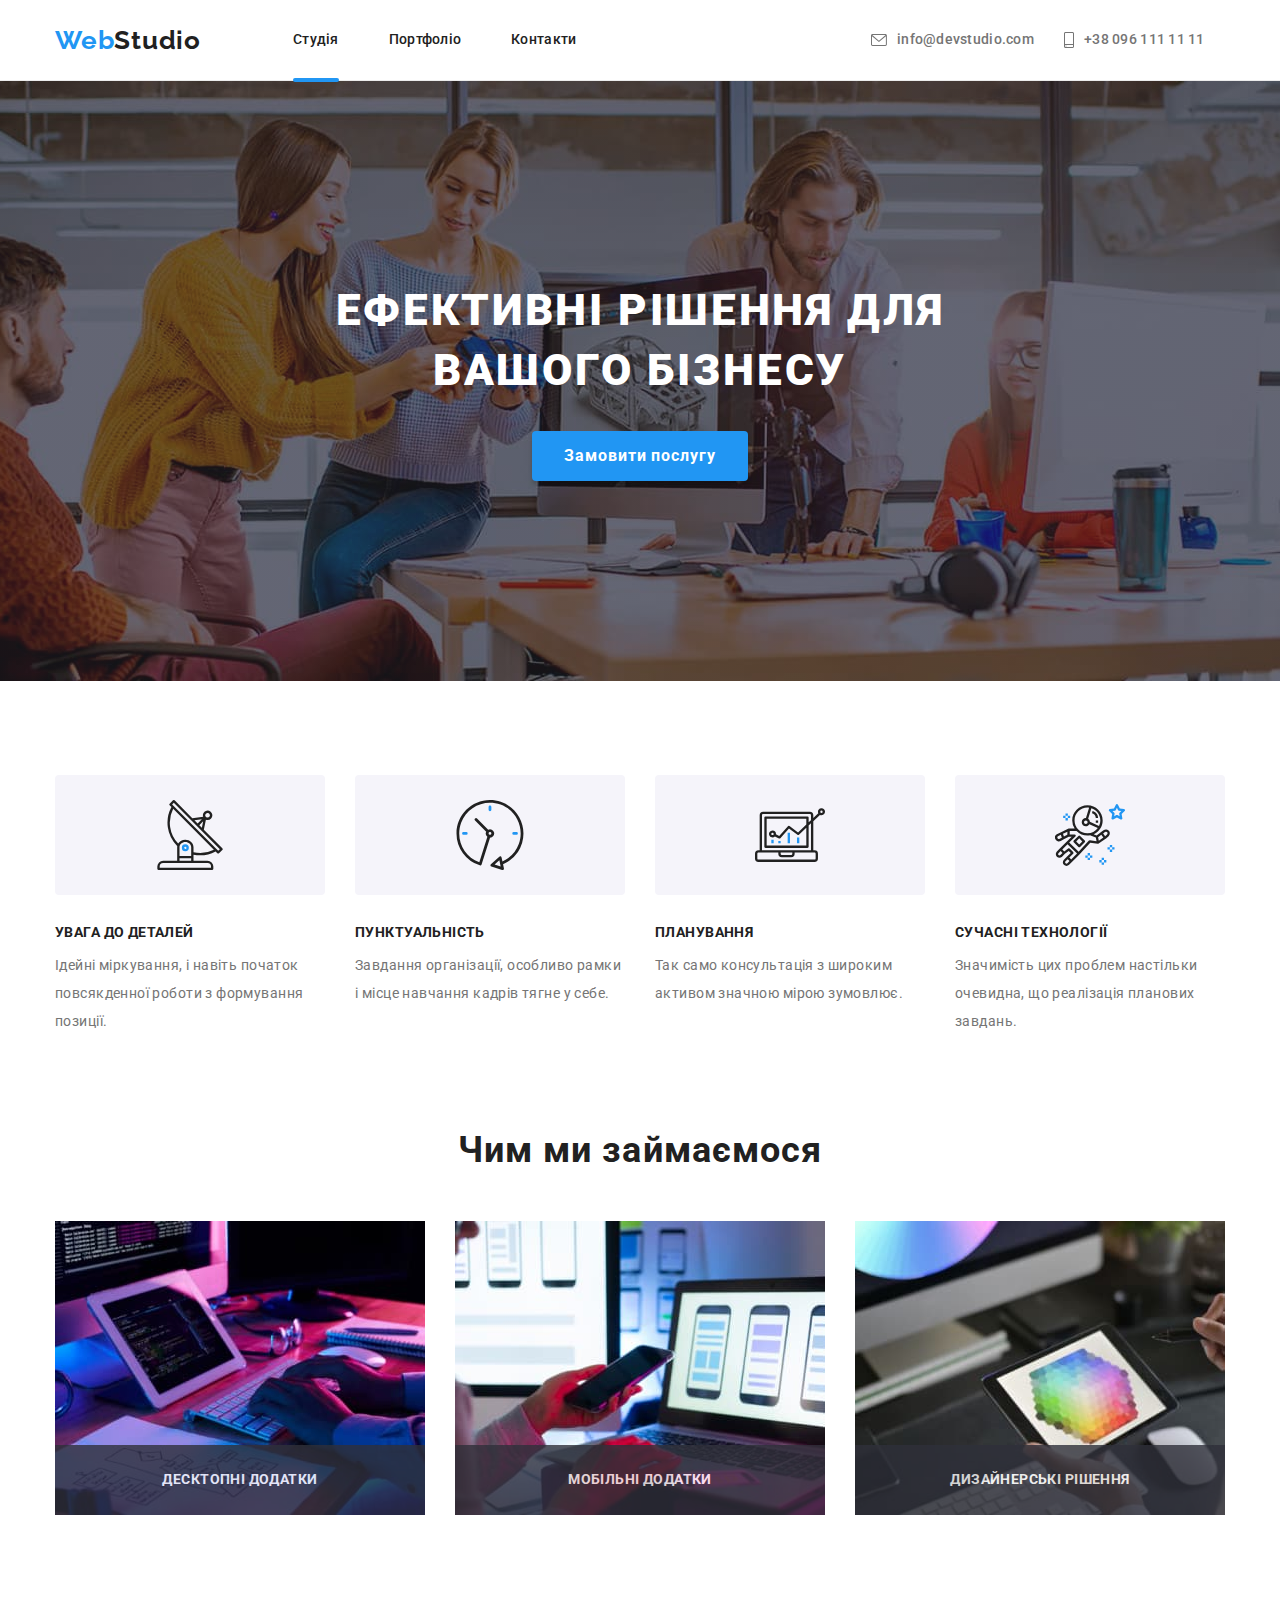
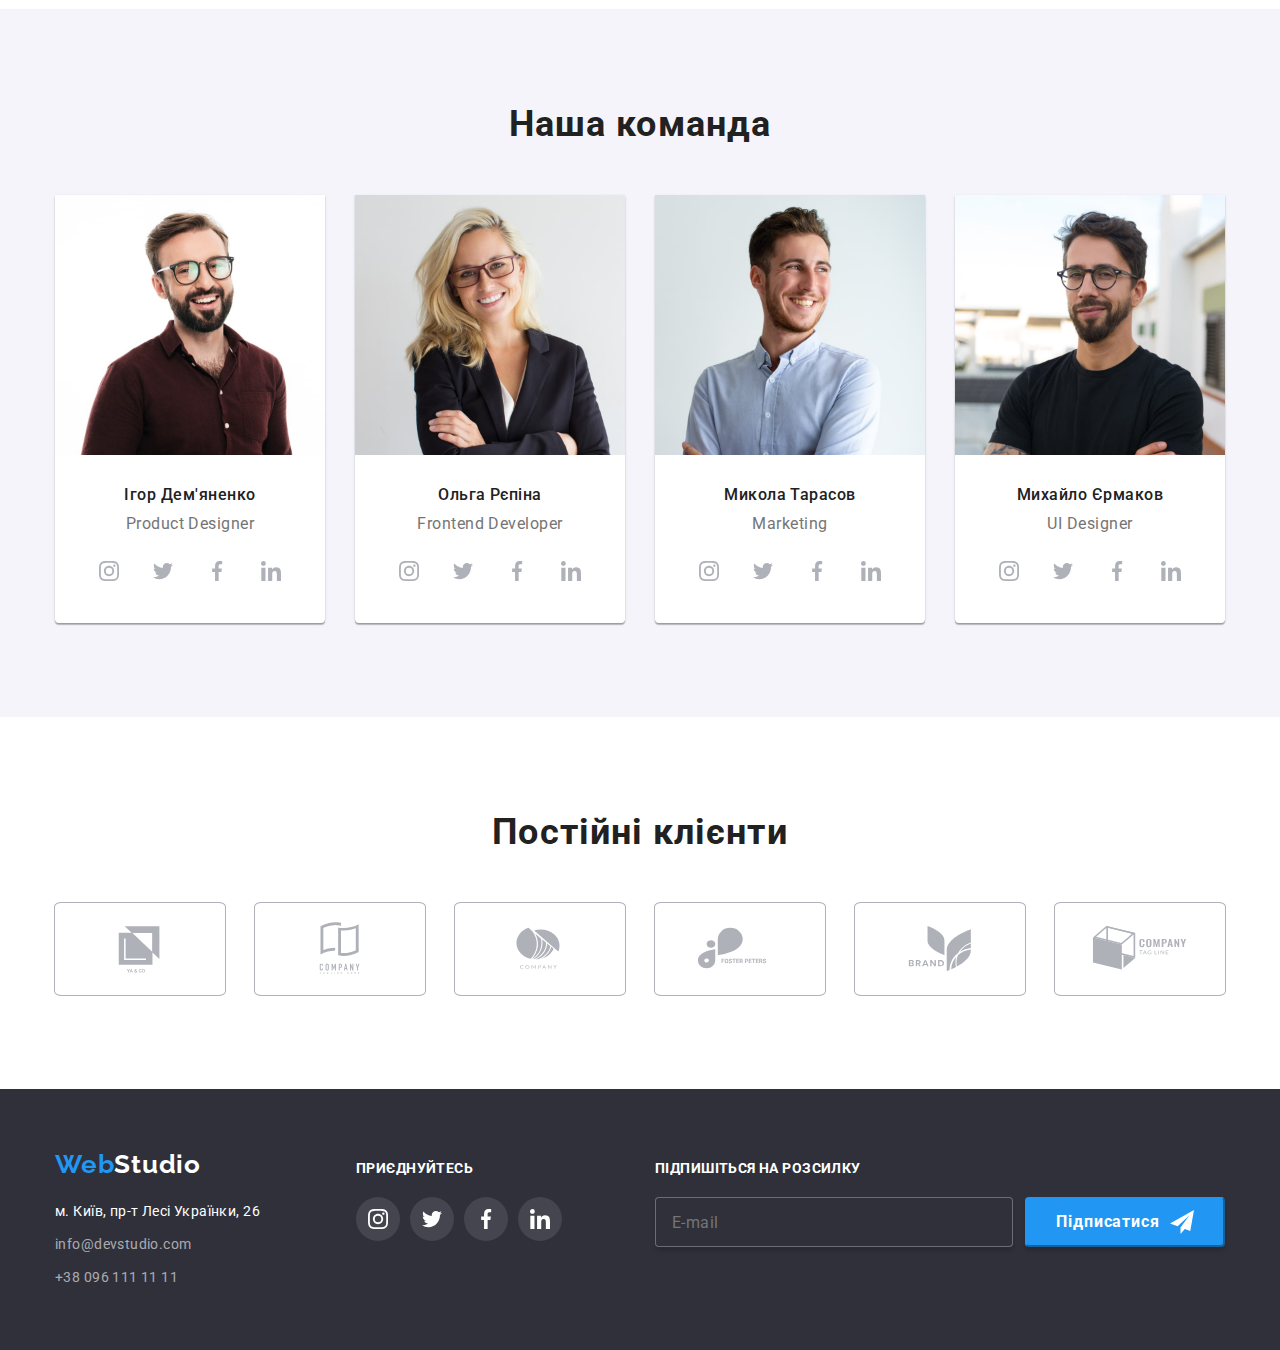
<file: index.html>
<!DOCTYPE html>
<html lang="uk">
  <head>
    <meta charset="UTF-8" />
    <link rel="preconnect" href="https://fonts.googleapis.com" />
    <link rel="preconnect" href="https://fonts.gstatic.com" crossorigin />
    <link
      href="https://fonts.googleapis.com/css2?family=Raleway:wght@700&family=Roboto:wght@400;500;700;900&display=swap"
      rel="stylesheet"
    />
    <meta name="viewport" content="width=device-width, initial-scale=1.0" />
    <title>WebStudio</title>
    <link rel="stylesheet" href="https://cdnjs.cloudflare.com/ajax/libs/modern-normalize/1.1.0/modern-normalize.min.css" integrity="sha512-wpPYUAdjBVSE4KJnH1VR1HeZfpl1ub8YT/NKx4PuQ5NmX2tKuGu6U/JRp5y+Y8XG2tV+wKQpNHVUX03MfMFn9Q==" crossorigin="anonymous" referrerpolicy="no-referrer" />
    <link
      rel="stylesheet"
      href="https://cdnjs.cloudflare.com/ajax/libs/modern-normalize/1.1.0/modern-normalize.min.css"
    />
    <link rel="stylesheet" href="./css/main.min.css"/>
  </head>

  <body>
    <!--Header-->
    <header class="page-header">
      <div class="container">
        <nav class="main-nav">
          <a href="" class="page-header__logo logo">Web<span class="logo__text">Studio</span></a>
          <ul class="site-nav">
            <li class="site-nav__item"><a href="./index.html" class="site-nav__link site-nav__link--current">Студія</a></li>
            <li class="site-nav__item">
              <a href="./portfolio.html" class="site-nav__link">Портфоліо</a>
            </li>
            <li class="site-nav__item"><a href="./" class="site-nav__link">Контакти</a></li>
          </ul>
          <ul class="site-auth">
            <li class="site-auth__item">
              <a href="mailto:info@devstudio.com" class="site-auth__link"
                ><svg class="site-auth__icon" width="16" height="12">
                  <use href="./images/icons.svg#icon-envelope"></use></svg
                >info@devstudio.com</a
              >
            </li>
            <li class="site-auth__item">
              <a href="tel:+380961111111" class="site-auth__link"
                ><svg class="site-auth__icon" width="10" height="16">
                  <use href="./images/icons.svg#icon-phone"></use></svg
                >+38 096 111 11 11</a
              >
            </li>
          </ul>
        </nav>
      </div>
    </header>
    <!--Main-->
    <main>
      <section class="section-hero">
        <div class="container-hero">
          <h1 class="section-hero__title">Ефективні рішення для вашого бізнесу</h1>
          <button type="button" class="hero-button main-button" data-modal-open>Замовити послугу</button>
      </section>
      <!--Особливості-->
      <section class="section-features">
        <div class="container">
          <h2 class="visually-hidden">Наші переваги</h2>
          <ul class="features">
            <li class="features__list">
              <div class="features__item">
                <svg class="features__icon" width="70" height="70">
                  <use href="./images/icons.svg#icon-antenna"></use>
                </svg>
              </div>
              <h3 class="features__subtitle">УВАГА ДО ДЕТАЛЕЙ</h3>
              <p class="features__text">
                Ідейні міркування, і навіть початок повсякденної роботи з формування позиції.
              </p>
            </li>
            <li class="features__list">
              <div class="features__item">
                <svg class="features__icon" width="70" height="70">
                  <use href="./images/icons.svg#icon-clock"></use>
                </svg>
              </div>
              <h3 class="features__subtitle">ПУНКТУАЛЬНІСТЬ</h3>
              <p class="features__text">
                Завдання організації, особливо рамки і місце навчання кадрів тягне у себе.
              </p>
            </li>
            <li class="features__list">
              <div class="features__item">
                <svg class="features__icon" width="70" height="70">
                  <use href="./images/icons.svg#icon-diagram"></use>
                </svg>
              </div>
              <h3 class="features__subtitle">ПЛАНУВАННЯ</h3>
              <p class="features__text">Так само консультація з широким активом значною мірою зумовлює.</p>
            </li>
            <li class="features__list">
              <div class="features__item">
                <svg class="features__icon" width="70" height="70">
                  <use href="./images/icons.svg#icon-astronaut"></use>
                </svg>
              </div>
              <h3 class="features__subtitle">СУЧАСНІ ТЕХНОЛОГІЇ</h3>
              <p class="features__text">
                Значимість цих проблем настільки очевидна, що реалізація планових завдань.
              </p>
            </li>
          </ul>
        </div>
      </section>
      <!--Чим ми займаємось-->
      <section class="section-activities">
        <div class="container">
          <h2 class="activities__title">Чим ми займаємося</h2>
          <ul class="activities">
            <li class="activities__item">
              <div class="activities__thumb">
                <h3 class="activities__subtitle">Десктопні додатки</h3>
              </div>
              <img src="./images/box1.jpg" alt="фото 1 робота в студії" width="370" class="activities__photo" />
            </li>
            <li class="activities__item">
              <div class="activities__thumb"><h3 class="activities__subtitle">Мобільні додатки</h3></div>
              <img src="./images/box2.jpg" alt="фото 2 робота в студії" width="370" class="activities__photo" />
            </li>
            <li class="activities__item">
              <div class="activities__thumb"><h3 class="activities__subtitle">Дизайнерські рішення</h3></div>
              <img src="./images/box3.jpg" alt="фото 3 робота в студії" width="370" class="activities__photo" />
            </li>
          </ul>
        </div>
      </section>
      <!--Наша команда-->
      <section class="section-staff">
        <div class="container">
          <h2 class="staff__title">Наша команда</h2>
          <ul class="staff__list">
            <li class="card-staff">
              <img src="./images/person1.jpg" alt="фото співробітника" width="270" class="card-staff__photo" />
              <div class="card-staff__text">
                <h3 class="card-staff__name">Ігор Дем'яненко</h3>
                <p class="card-staff__position">Product Designer</p>
                <ul class="card-net">
                  <li class="card-net__item">
                    <a href="" class="card-net__link">
                      <svg class="card-net__icon" width="20" height="20">
                        <use href="./images/icons.svg#icon-instagram"></use>
                      </svg>
                    </a>
                  </li>
                  <li class="card-net__item">
                    <a href="" class="card-net__link">
                      <svg class="card-net__icon" width="20" height="20">
                        <use href="./images/icons.svg#icon-twitter"></use>
                      </svg>
                    </a>
                  </li>
                  <li class="card-net__item">
                    <a href="" class="card-net__link">
                      <svg class="card-net__icon" width="20" height="20">
                        <use href="./images/icons.svg#icon-facebook"></use>
                      </svg>
                    </a>
                  </li>
                  <li class="card-net__item">
                    <a href="" class="card-net__link">
                      <svg class="card-net__icon" width="20" height="20">
                        <use href="./images/icons.svg#icon-linkedin"></use>
                      </svg>
                    </a>
                  </li>
                </ul>
              </div>
            </li>
            <li class="card-staff">
              <img src="./images/person2.jpg" alt="фото співробітника" width="270" class="card-staff__photo" />
              <div class="card-staff__text">
                <h3 class="card-staff__name">Ольга Рєпіна</h3>
                <p class="card-staff__position">Frontend Developer</p>
                <ul class="card-net">
                  <li class="card-net__item">
                    <a href="" class="card-net__link">
                      <svg class="card-net__icon" width="20" height="20">
                        <use href="./images/icons.svg#icon-instagram"></use>
                      </svg>
                    </a>
                  </li>
                  <li class="card-net__item">
                    <a href="" class="card-net__link">
                      <svg class="card-net__icon" width="20" height="20">
                        <use href="./images/icons.svg#icon-twitter"></use>
                      </svg>
                    </a>
                  </li>
                  <li class="card-net__item">
                    <a href="" class="card-net__link">
                      <svg class="card-net__icon" width="20" height="20">
                        <use href="./images/icons.svg#icon-facebook"></use>
                      </svg>
                    </a>
                  </li>
                  <li class="card-net__item">
                    <a href="" class="card-net__link">
                      <svg class="card-net__icon" width="20" height="20">
                        <use href="./images/icons.svg#icon-linkedin"></use>
                      </svg>
                    </a>
                  </li>
                </ul>
              </div>
            </li>
            <li class="card-staff">
              <img src="./images/person3.jpg" alt="фото співробітника" width="270" class="card-staff__photo" />
              <div class="card-staff__text">
                <h3 class="card-staff__name">Микола Тарасов</h3>
                <p class="card-staff__position">Marketing</p>
                <ul class="card-net">
                  <li class="card-net__item">
                    <a href="" class="card-net__link">
                      <svg class="card-net__icon" width="20" height="20">
                        <use href="./images/icons.svg#icon-instagram"></use>
                      </svg>
                    </a>
                  </li>
                  <li class="card-net__item">
                    <a href="" class="card-net__link">
                      <svg class="card-net__icon" width="20" height="20">
                        <use href="./images/icons.svg#icon-twitter"></use>
                      </svg>
                    </a>
                  </li>
                  <li class="card-net__item">
                    <a href="" class="card-net__link">
                      <svg class="card-net__icon" width="20" height="20">
                        <use href="./images/icons.svg#icon-facebook"></use>
                      </svg>
                    </a>
                  </li>
                  <li class="card-net__item">
                    <a href="" class="card-net__link">
                      <svg class="card-net__icon" width="20" height="20">
                        <use href="./images/icons.svg#icon-linkedin"></use>
                      </svg>
                    </a>
                  </li>
                </ul>
              </div>
            </li>
            <li class="card-staff">
              <img src="./images/person4.jpg" alt="фото співробітника" width="270" class="card-staff__photo" />
              <div class="card-staff__text">
                <h3 class="card-staff__name">Михайло Єрмаков</h3>
                <p class="card-staff__position">UI Designer</p>
                <ul class="card-net">
                  <li class="card-net__item">
                    <a href="" class="card-net__link">
                      <svg class="card-net__icon" width="20" height="20">
                        <use href="./images/icons.svg#icon-instagram"></use>
                      </svg>
                    </a>
                  </li>
                  <li class="card-net__item">
                    <a href="" class="card-net__link">
                      <svg class="card-net__icon" width="20" height="20">
                        <use href="./images/icons.svg#icon-twitter"></use>
                      </svg>
                    </a>
                  </li>
                  <li class="card-net__item">
                    <a href="" class="card-net__link">
                      <svg class="card-net__icon" width="20" height="20">
                        <use href="./images/icons.svg#icon-facebook"></use>
                      </svg>
                    </a>
                  </li>
                  <li class="card-net__item">
                    <a href="" class="card-net__link">
                      <svg class="card-net__icon" width="20" height="20">
                        <use href="./images/icons.svg#icon-linkedin"></use>
                      </svg>
                    </a>
                  </li>
                </ul>
              </div>
            </li>
          </ul>
        </div>
      </section>
      <section class="section-clients">
        <div class="container">
          <h2 class="clients__title">Постійні клієнти</h2>
          <div class="clients">
            <ul class="clients__list">
              <li class="clients__item"><a href="" class="clients__link">
              <svg class="clients__icon" width="106" height="60">
                <use href="./images/icons.svg#icon-company1"></use>
              </svg>
              </a>
              </li>
            <li class="clients__item"><a href="" class="clients__link">
              <svg class="clients__icon" width="106" height="60">
                <use href="./images/icons.svg#icon-company2"></use>
              </svg>
              </a>
              </li>
            <li class="clients__item"><a href="" class="clients__link">
              <svg class="clients__icon" width="106" height="60">
                <use href="./images/icons.svg#icon-company3"></use>
              </svg>
              </a>
              </li>
            <li class="clients__item"><a href="" class="clients__link">
              <svg class="clients__icon" width="106" height="60">
                <use href="./images/icons.svg#icon-company4"></use>
              </svg>
              </a>
              </li>
            <li class="clients__item"><a href="" class="clients__link">
              <svg class="clients__icon" width="106" height="60">
                <use href="./images/icons.svg#icon-company5"></use>
              </svg>
              </a>
              </li>
              <li class="clients__item"><a href="" class="clients__link">
              <svg class="clients__icon" width="106" height="60">
                <use href="./images/icons.svg#icon-company6"></use>
              </svg>
              </a>
              </li>
          </div>
        </div>
      </section>
    </main>
    <!-- Footer -->
    <footer class="footer">
      <div class="container-footer"> 
        <div class="footer__list">
          <div class="footer__links">
            <a href="./" class="footer__logo logo">Web<span class="logo__text--inverse">Studio</span></a>
            <address class="contact">
              <ul class="contact__list">
                <li class="contact__item">
                  <a
                    href="https://www.google.com/maps/d/u/0/viewer?mid=10uSM3H-mIU3GznYo2szRIEphczw&hl=en_US&ll=50.42732700000001%2C30.538092&z=17"
                    class="contact__link contact__link--white"
                    >м. Київ, пр-т Лесі Українки, 26</a
                  >
                </li>
                <li class="contact__item">
                  <a href="mailto:info@devstudio.com" class="contact__link">info@devstudio.com</a>
                </li>
                <li class="contact__item">
                  <a href="tel:+380961111111" class="contact__link">+38 096 111 11 11</a>
                </li>
              </ul>
            </address>
          </div>
          <div class="join-links">
            <h3 class="join-links__subtitle">ПРИЄДНУЙТЕСЬ</h3>
            <ul class="social-net">
              <li class="social-net__item">
                <a href="" class="social-net__link">
                  <svg class="social-net__icon" width="20" height="20">
                    <use href="./images/icons.svg#icon-instagram"></use>
                  </svg>
                </a>
              </li>
              <li class="social-net__item">
                <a href="" class="social-net__link">
                  <svg class="social-net__icon" width="20" height="20">
                    <use href="./images/icons.svg#icon-twitter"></use>
                  </svg>
                </a>
              </li>
              <li class="social-net__item">
                <a href="" class="social-net__link">
                  <svg class="social-net__icon" width="20" height="20">
                    <use href="./images/icons.svg#icon-facebook"></use>
                  </svg>
                </a>
              </li>
              <li class="social-net__item">
                <a href="" class="social-net__link">
                  <svg class="social-net__icon" width="20" height="20">
                    <use href="./images/icons.svg#icon-linkedin"></use>
                  </svg>
                </a>
              </li>
            </ul>
          </div>
          <div class="signup">
            <h2 class="signup__title">Підпишіться на розсилку</h2>
            <form class="signup__form" name="signup-form">
              <label class="signup__label" for="person-email"></label>
          <input class="email__input" id="person-email" type="email" placeholder="E-mail" required/>
              <button class="signup__button" type="submit">
                Підписатися<svg class="send__icon" width="24" height="24">
                  <use href="./images/icons.svg#icon-icon-send"></use>
                </svg>
              </button>
            </form> 
          </div>
        </div>
      </div>
    </footer>

    <!-- Backdrop -->
    <div class="backdrop is-hidden" data-modal>
        <div class="modal">
          <button type="button" class="button-close" data-modal-close>
              <svg class="x-icon" width="18" height="18">
                <use href="./images/icons.svg#icon-close-button"></use>
              </svg>
          </button>

          <!-- Form -->

          <h2 class="order-form__title">Залиште свої дані, ми вам передзвонимо</h2>
          <form name="order-form">
            <label class="order-form__label" for="person-name">Ім'я</label>
            <div class="order-form__inputs">
              <input class="order-form__input" id="person-name" type="text" name="name" required pattern="^[Є-ЯҐа-їґ]+\s[Є-ЯҐа-їґ]+$"/>
              <svg class="order-form__icon" width="18" height="18">
                  <use href="./images/icons.svg#icon-person-icon"></use>
                </svg>
            </div>
            <label class="order-form__label" for="person-phone">Телефон</label>
            <div class="order-form__inputs">
              <input class="order-form__input" id="person-phone" type="tel" name="phone" required pattern="^\+[0-9]{12}"/>
              <svg class="order-form__icon" width="18" height="18">
                  <use href="./images/icons.svg#icon-phone-black"></use>
                </svg>
            </div>
            <label class="order-form__label" for="person-ml">Пошта</label>
            <div class="order-form__inputs">
              <input class="order-form__input" id="person-ml" type="email" name="email" required/>
              <svg class="order-form__icon" width="18" height="18">
                  <use href="./images/icons.svg#icon-email-black"></use>
                </svg>
            </div>
            <label class="order-form__label" for="form-textarea">Коментар</label>
              <textarea class="order-form__textarea" id="form-textarea"
              name="person-comment" placeholder="Введіть текст">
            </textarea>

            <div class="checkbox"> 
              <label class="checkbox__label" for="terms-checkbox">
                <input class="checkbox__input" id="terms-checkbox" type="checkbox" name="terms-checkbox" value="" required/> 
                  <svg class=" checkbox__icon checkbox__icon--checked" width="16" height="15"><use href="./images/icons.svg#icon-icon-check"></use>
                    </svg>Погоджуюся з розсилкою та приймаю<a class="checkbox__text" href="./" > Умови договору</a>
              </label>
                </div> 
            <button class="order-form__button" type="submit">Відправити</button>
          </form>
          
        </div>
    </div>
  <script src="./js/modal.js"></script>
</body>
</html>
</file>
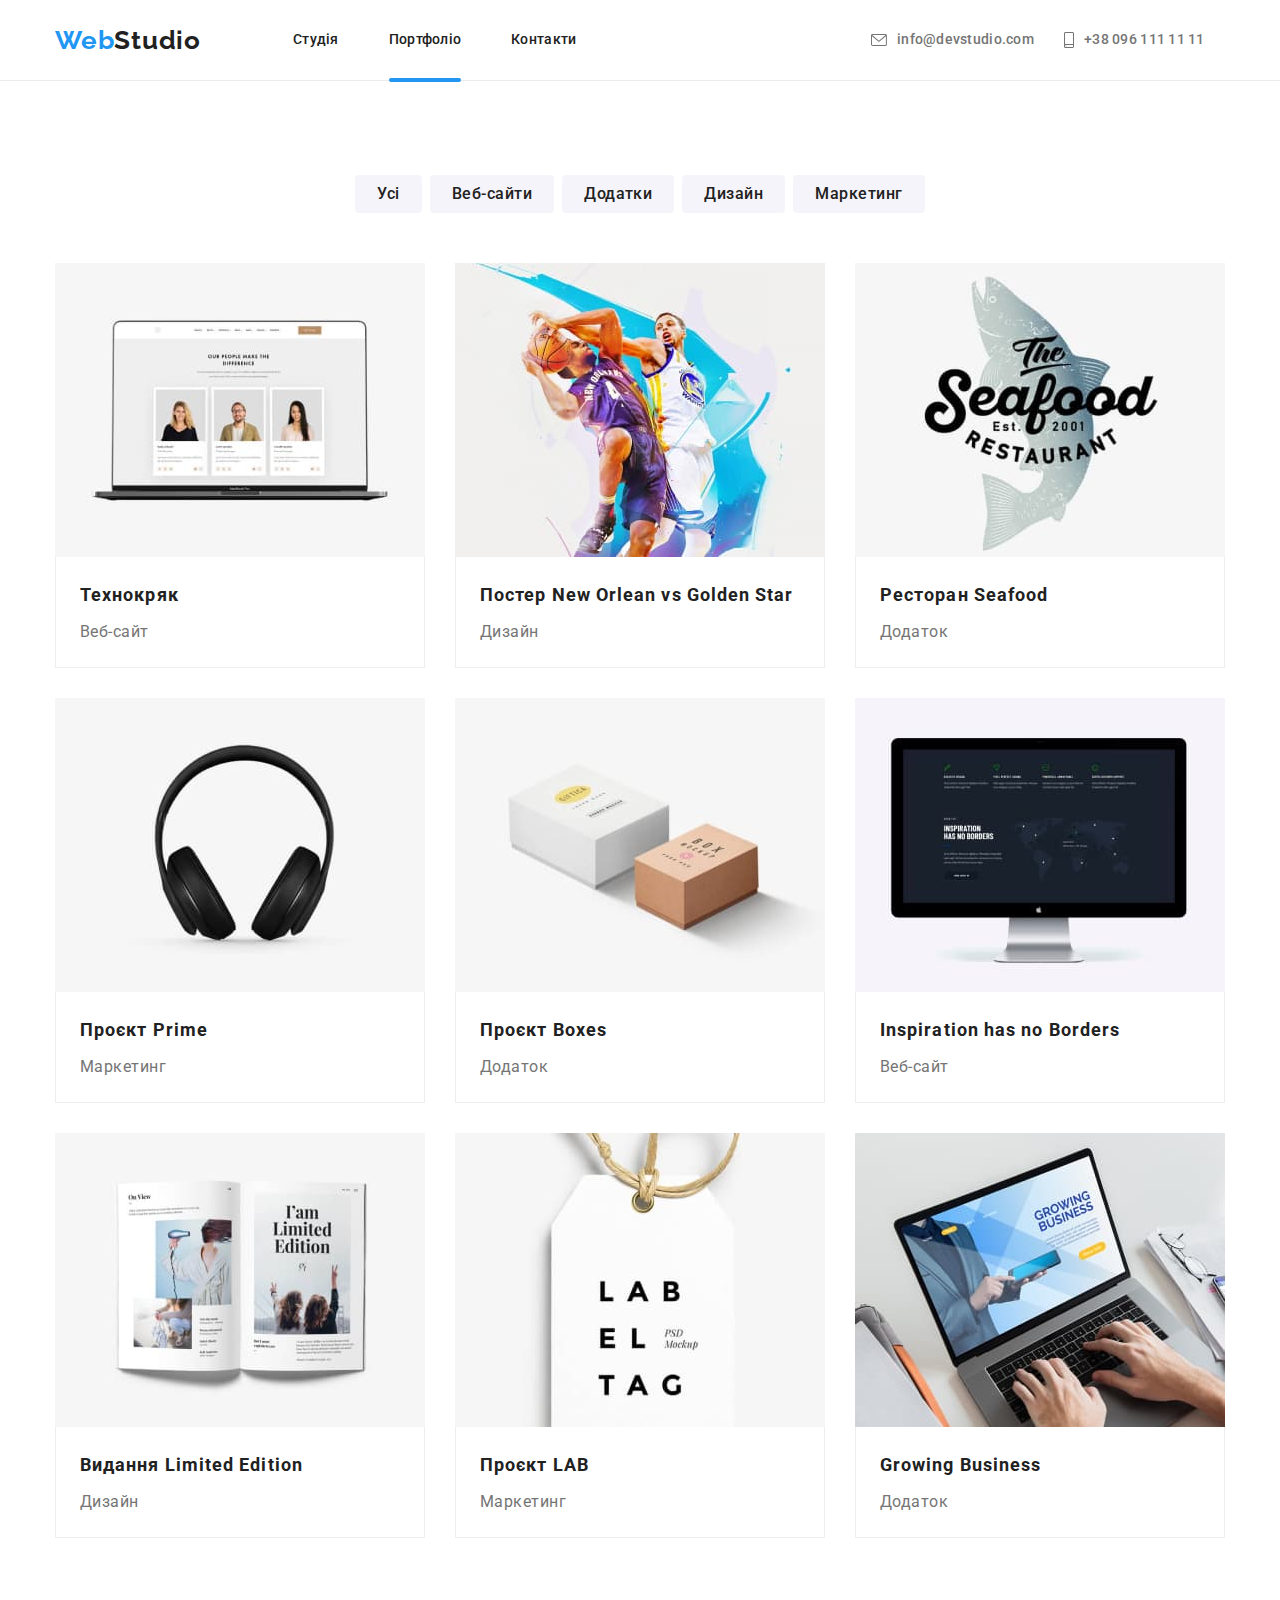
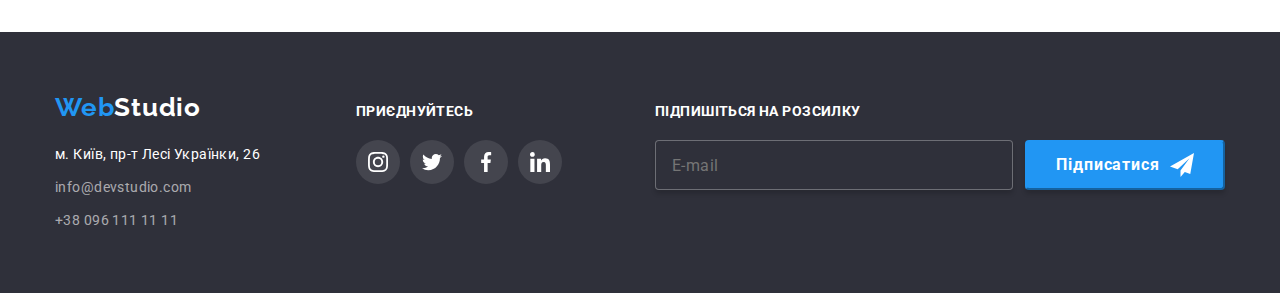
<file: portfolio.html>
<!DOCTYPE html>
<html lang="uk">
  <head>
    <meta charset="UTF-8" />
    <link rel="preconnect" href="https://fonts.googleapis.com" />
    <link rel="preconnect" href="https://fonts.gstatic.com" crossorigin />
    <link
      href="https://fonts.googleapis.com/css2?family=Raleway:wght@700&family=Roboto:wght@400;500;700;900&display=swap"
      rel="stylesheet"
    />
    <meta name="viewport" content="width=device-width, initial-scale=1.0" />
    <title>WebStudio</title>
    <link
      rel="stylesheet"
      href="https://cdnjs.cloudflare.com/ajax/libs/modern-normalize/1.1.0/modern-normalize.min.css"
      integrity="sha512-wpPYUAdjBVSE4KJnH1VR1HeZfpl1ub8YT/NKx4PuQ5NmX2tKuGu6U/JRp5y+Y8XG2tV+wKQpNHVUX03MfMFn9Q=="
      crossorigin="anonymous"
      referrerpolicy="no-referrer"
    />
    <link
      rel="stylesheet"
      href="https://cdnjs.cloudflare.com/ajax/libs/modern-normalize/1.1.0/modern-normalize.min.css"
    />
    <link rel="stylesheet" href="./css/main.min.css" />
  </head>
  <body class="portfolio-body">
    <header class="page-header">
      <div class="container">
        <nav class="main-nav">
          <a href="" class="page-header__logo logo">Web<span class="logo__text">Studio</span></a>
          <ul class="site-nav">
            <li class="site-nav__item">
              <a href="./index.html" class="site-nav__link">Студія</a>
            </li>
            <li class="site-nav__item">
              <a href="./portfolio.html" class="site-nav__link site-nav__link--current"
                >Портфоліо</a
              >
            </li>
            <li class="site-nav__item"><a href="./" class="site-nav__link">Контакти</a></li>
          </ul>
          <ul class="site-auth">
            <li class="site-auth__item">
              <a href="mailto:info@devstudio.com" class="site-auth__link"
                ><svg class="site-auth__icon" width="16" height="12">
                  <use href="./images/icons.svg#icon-envelope"></use></svg
                >info@devstudio.com</a
              >
            </li>
            <li class="site-auth__item">
              <a href="tel:+380961111111" class="site-auth__link"
                ><svg class="site-auth__icon" width="10" height="16">
                  <use href="./images/icons.svg#icon-phone"></use></svg
                >+38 096 111 11 11</a
              >
            </li>
          </ul>
        </nav>
      </div>
    </header>
    <main>
      <section class="section-portfolio">
        <div class="container">
          <!--Фільтр з 5 кнопок-->
          <ul class="filters">
            <li class="filters__item">
              <button type="button" class="button__filter">Усі</button>
            </li>
            <li class="filters__item">
              <button type="button" class="button__filter">Веб-сайти</button>
            </li>
            <li class="filters__item">
              <button type="button" class="button__filter">Додатки</button>
            </li>
            <li class="filters__item">
              <button type="button" class="button__filter">Дизайн</button>
            </li>
            <li class="filters__item">
              <button type="button" class="button__filter">Маркетинг</button>
            </li>
          </ul>
          <!--Приклади робіт-->

          <div class="card example-card">
            <ul class="card__list">
              <li class="card__item">
                <a href="" class="card__link">
                  <div class="card__image">
                    <img
                      src="./images/img1.jpg"
                      alt="екран комп'ютера з трьома представниками компанії та основними відомостями про них"
                      width="370"
                      class="photo"
                    />
                    <div class="card__overlay">
                      <p class="card__text">
                        Ресурс пропонує комплексні пропозиції з різним рівнем функціоналу та
                        сервісів. Все це дозволить відвідувачу отримати вичерпні відомості про
                        компанію чи приватну особу.
                      </p>
                    </div>
                  </div>
                  <div class="card__sign">
                    <h2 class="card__name">Технокряк</h2>
                    <p class="card__product">Веб-сайт</p>
                  </div>
                </a>
              </li>
              <li class="card__item">
                <a href="" class="card__link">
                  <div class="card__image">
                    <img
                      src="./images/img2.jpg"
                      alt="зображення двох баскетболістів у стрибку в боротьбі за м'яч"
                      width="370"
                      class="photo"
                    />
                    <div class="card__overlay">
                      <p class="card__text">
                        Ресурс пропонує комплексні пропозиції з різним рівнем функціоналу та
                        сервісів. Все це дозволить відвідувачу отримати вичерпні відомості про
                        компанію чи приватну особу.
                      </p>
                    </div>
                  </div>
                  <div class="card__sign">
                    <h2 class="card__name">Постер New Orlean vs Golden Star</h2>
                    <p class="card__product">Дизайн</p>
                  </div>
                </a>
              </li>
              <li class="card__item">
                <a href="" class="card__link">
                  <div class="card__image">
                    <img
                      src="./images/img3.jpg"
                      alt="сіра риба як логотип ресторану з назвою ресторану на ній"
                      width="370"
                      class="photo"
                    />
                    <div class="card__overlay">
                      <p class="card__text">
                        Ресурс пропонує комплексні пропозиції з різним рівнем функціоналу та
                        сервісів. Все це дозволить відвідувачу отримати вичерпні відомості про
                        компанію чи приватну особу.
                      </p>
                    </div>
                  </div>
                  <div class="card__sign">
                    <h2 class="card__name">Ресторан Seafood</h2>
                    <p class="card__product">Додаток</p>
                  </div>
                </a>
              </li>
              <li class="card__item">
                <a href="" class="card__link">
                  <div class="card__image">
                    <img
                      src="./images/img4.jpg"
                      alt="великі навушники чорного кольору"
                      width="370"
                      class="photo"
                    />
                    <div class="card__overlay">
                      <p class="card__text">
                        Ресурс пропонує комплексні пропозиції з різним рівнем функціоналу та
                        сервісів. Все це дозволить відвідувачу отримати вичерпні відомості про
                        компанію чи приватну особу.
                      </p>
                    </div>
                  </div>
                  <div class="card__sign">
                    <h2 class="card__name">Проєкт Prime</h2>
                    <p class="card__product">Маркетинг</p>
                  </div>
                </a>
              </li>
              <li class="card__item">
                <a href="" class="card__link">
                  <div class="card__image">
                    <img
                      src="./images/img5.jpg"
                      alt="біла і коричнева коробки лежать поруч"
                      width="370"
                      class="photo"
                    />
                    <div class="card__overlay">
                      <p class="card__text">
                        Ресурс пропонує комплексні пропозиції з різним рівнем функціоналу та
                        сервісів. Все це дозволить відвідувачу отримати вичерпні відомості про
                        компанію чи приватну особу.
                      </p>
                    </div>
                  </div>
                  <div class="card__sign">
                    <h2 class="card__name">Проєкт Boxes</h2>
                    <p class="card__product">Додаток</p>
                  </div>
                </a>
              </li>
              <li class="card__item">
                <a href="" class="card__link">
                  <div class="card__image">
                    <img
                      src="./images/img6.jpg"
                      alt="комп'ютер з сторінкою сайту на екрані"
                      width="370"
                      class="photo"
                    />
                    <div class="card__overlay">
                      <p class="card__text">
                        Ресурс пропонує комплексні пропозиції з різним рівнем функціоналу та
                        сервісів. Все це дозволить відвідувачу отримати вичерпні відомості про
                        компанію чи приватну особу.
                      </p>
                    </div>
                  </div>
                  <div class="card__sign">
                    <h2 class="card__name">Inspiration has no Borders</h2>
                    <p class="card__product">Веб-сайт</p>
                  </div>
                </a>
              </li>
              <li class="card__item">
                <a href="" class="card__link">
                  <div class="card__image">
                    <img
                      src="./images/img7.jpg"
                      alt="розворот журналу з зображеннями-прикладами дизайну"
                      width="370"
                      class="photo"
                    />
                    <div class="card__overlay">
                      <p class="card__text">
                        Ресурс пропонує комплексні пропозиції з різним рівнем функціоналу та
                        сервісів. Все це дозволить відвідувачу отримати вичерпні відомості про
                        компанію чи приватну особу.
                      </p>
                    </div>
                  </div>
                  <div class="card__sign">
                    <h2 class="card__name">Видання Limited Edition</h2>
                    <p class="card__product">Дизайн</p>
                  </div>
                </a>
              </li>
              <li class="card__item">
                <a href="" class="card__link">
                  <div class="card__image">
                    <img
                      src="./images/img8.jpg"
                      alt="ярлик з логотипом компанії"
                      width="370"
                      class="photo"
                    />
                    <div class="card__overlay">
                      <p class="card__text">
                        Ресурс пропонує комплексні пропозиції з різним рівнем функціоналу та
                        сервісів. Все це дозволить відвідувачу отримати вичерпні відомості про
                        компанію чи приватну особу.
                      </p>
                    </div>
                  </div>
                  <div class="card__sign">
                    <h2 class="card__name">Проєкт LAB</h2>
                    <p class="card__product">Маркетинг</p>
                  </div>
                </a>
              </li>
              <li class="card__item">
                <a href="" class="card__link">
                  <div class="card__image">
                    <img
                      src="./images/img9.jpg"
                      alt="руки на клавіатурі і сторінка з сійту компанії на екрані"
                      width="370"
                      class="photo"
                    />
                    <div class="card__overlay">
                      <p class="card__text">
                        Ресурс пропонує комплексні пропозиції з різним рівнем функціоналу та
                        сервісів. Все це дозволить відвідувачу отримати вичерпні відомості про
                        компанію чи приватну особу.
                      </p>
                    </div>
                  </div>
                  <div class="card__sign">
                    <h2 class="card__name">Growing Business</h2>
                    <p class="card__product">Додаток</p>
                  </div>
                </a>
              </li>
            </ul>
          </div>
        </div>
      </section>
    </main>
    <footer class="footer">
      <div class="container-footer">
        <div class="footer__list">
          <div class="footer__links">
            <a href="./" class="footer__logo logo"
              >Web<span class="logo__text--inverse">Studio</span></a
            >
            <address class="contact">
              <ul class="contact__list">
                <li class="contact__item">
                  <a
                    href="https://www.google.com/maps/d/u/0/viewer?mid=10uSM3H-mIU3GznYo2szRIEphczw&hl=en_US&ll=50.42732700000001%2C30.538092&z=17"
                    class="contact__link contact__link--white"
                    >м. Київ, пр-т Лесі Українки, 26</a
                  >
                </li>
                <li class="contact__item">
                  <a href="mailto:info@devstudio.com" class="contact__link">info@devstudio.com</a>
                </li>
                <li class="contact__item">
                  <a href="tel:+380961111111" class="contact__link">+38 096 111 11 11</a>
                </li>
              </ul>
            </address>
          </div>
          <div class="join-links">
            <h3 class="join-links__subtitle">ПРИЄДНУЙТЕСЬ</h3>
            <ul class="join-links__social-net social-net">
              <li class="social-net__item">
                <a href="" class="social-net__link">
                  <svg class="social-net__icon" width="20" height="20">
                    <use href="./images/icons.svg#icon-instagram"></use>
                  </svg>
                </a>
              </li>
              <li class="social-net__item">
                <a href="" class="social-net__link">
                  <svg class="social-net__icon" width="20" height="20">
                    <use href="./images/icons.svg#icon-twitter"></use>
                  </svg>
                </a>
              </li>
              <li class="social-net__item">
                <a href="" class="social-net__link">
                  <svg class="social-net__icon" width="20" height="20">
                    <use href="./images/icons.svg#icon-facebook"></use>
                  </svg>
                </a>
              </li>
              <li class="social-net__item">
                <a href="" class="social-net__link">
                  <svg class="social-net__icon" width="20" height="20">
                    <use href="./images/icons.svg#icon-linkedin"></use>
                  </svg>
                </a>
              </li>
            </ul>
          </div>
          <div class="signup">
            <h2 class="signup__title">Підпишіться на розсилку</h2>
            <form class="signup__form" name="signup-form">
              <label class="signup__label" for="person-email"></label>
              <input
                class="email__input"
                id="person-email"
                type="email"
                placeholder="E-mail"
                required
              />
              <button class="signup__button" type="submit">
                Підписатися<svg class="send__icon" width="24" height="24">
                  <use href="./images/icons.svg#icon-icon-send"></use>
                </svg>
              </button>
            </form>
          </div>
        </div>
      </div>
    </footer>
  </body>
</html>
</file>
<file: css/main.min.css>
*,*::before,*::after{-webkit-box-sizing:border-box;box-sizing:border-box}:root{--primary-text-color: #212121;--background-color: #F5F5F5;--aditional-color: #ffffff;--accent-text-color: #757575;--button-active-color: #2196F3;--transition-timing-function: 250ms cubic-bezier(0.4, 0, 0.2, 1)}body{font-family:“Roboto”,sans-serif;font-style:normal;font-weight:400;color:var(--primary-text-color)}h1,h2,h3,h4,p,ul{margin:0}.visually-hidden{position:absolute;white-space:nowrap;width:1px;height:1px;overflow:hidden;border:0;padding:0;clip:rect(0);-webkit-clip-path:inset(50%);clip-path:inset(50%);margin:-1px}.container{margin:0 auto;width:1200px;padding-left:15px;padding-right:15px}/*! modern-normalize v1.1.0 | MIT License | https://github.com/sindresorhus/modern-normalize */*,::before,::after{-webkit-box-sizing:border-box;box-sizing:border-box}html{line-height:1.15;-webkit-text-size-adjust:100%;-moz-tab-size:4;-o-tab-size:4;tab-size:4}body{margin:0;font-family:system-ui,-apple-system,"Segoe UI",Roboto,Helvetica,Arial,sans-serif,"Apple Color Emoji","Segoe UI Emoji"}hr{height:0;color:inherit}abbr[title]{-webkit-text-decoration:underline dotted;text-decoration:underline dotted}b,strong{font-weight:bolder}code,kbd,samp,pre{font-family:ui-monospace,SFMono-Regular,Consolas,"Liberation Mono",Menlo,monospace;font-size:1em}small{font-size:80%}sub,sup{font-size:75%;line-height:0;position:relative;vertical-align:baseline}sub{bottom:-0.25em}sup{top:-0.5em}table{text-indent:0;border-color:inherit}button,input,optgroup,select,textarea{font-family:inherit;font-size:100%;line-height:1.15;margin:0}button,select{text-transform:none}button,[type=button],[type=reset],[type=submit]{-webkit-appearance:button}::-moz-focus-inner{border-style:none;padding:0}:-moz-focusring{outline:1px dotted ButtonText}:-moz-ui-invalid{box-shadow:none}legend{padding:0}progress{vertical-align:baseline}::-webkit-inner-spin-button,::-webkit-outer-spin-button{height:auto}[type=search]{-webkit-appearance:textfield;outline-offset:-2px}::-webkit-search-decoration{-webkit-appearance:none}::-webkit-file-upload-button{-webkit-appearance:button;font:inherit}summary{display:list-item}.section-hero{max-width:1600px;height:600px;background-color:#c4c4c4;margin-left:auto;margin-right:auto;background-image:-webkit-gradient(linear, left top, right top, from(rgba(47, 48, 58, 0.4)), to(rgba(47, 48, 58, 0.4))),url(../images/background.jpg);background-image:linear-gradient(to right, rgba(47, 48, 58, 0.4), rgba(47, 48, 58, 0.4)),url(../images/background.jpg);background-repeat:no-repeat;background-position:center;background-size:cover}.container-hero{display:-webkit-box;display:-ms-flexbox;display:flex;-webkit-box-orient:vertical;-webkit-box-direction:normal;-ms-flex-direction:column;flex-direction:column;width:1200px;height:600px;padding:200px 15px 260px 15px;margin:0 auto;-webkit-box-align:center;-ms-flex-align:center;align-items:center}.section-hero__title{display:block;text-align:center;margin:0 auto 30px auto;width:696px;height:120px;width:696px;font-family:Roboto;font-weight:900;font-size:44px;line-height:1.36;letter-spacing:.06em;text-transform:uppercase;color:var(--aditional-color)}.main-button{min-width:216px;height:50px;padding:10px 32px;font-family:Roboto;font-style:normal;font-weight:700;font-size:16px;line-height:1.88;letter-spacing:.06em;color:var(--aditional-color);background:#2196f3;-webkit-box-shadow:0px 4px 4px rgba(0,0,0,.15);box-shadow:0px 4px 4px rgba(0,0,0,.15);border:0;border-radius:4px;cursor:pointer;-webkit-transition:background-color var(--transition-timing-function),color var(--transition-timing-function),-webkit-box-shadow var(--transition-timing-function);transition:background-color var(--transition-timing-function),color var(--transition-timing-function),-webkit-box-shadow var(--transition-timing-function);transition:background-color var(--transition-timing-function),color var(--transition-timing-function),box-shadow var(--transition-timing-function);transition:background-color var(--transition-timing-function),color var(--transition-timing-function),box-shadow var(--transition-timing-function),-webkit-box-shadow var(--transition-timing-function)}.hero-button{margin:0 auto}.hero-button:hover,.hero-button:active,.hero-button:focus{background:#188ce8;-webkit-box-shadow:0px 4px 4px rgba(0,0,0,.15);box-shadow:0px 4px 4px rgba(0,0,0,.15);color:var(--aditional-color)}.page-header{margin:0 auto;width:100%;border-bottom:1px solid #ececec}.main-nav{display:-webkit-box;display:-ms-flexbox;display:flex;-webkit-box-pack:center;-ms-flex-pack:center;justify-content:center;-webkit-box-align:center;-ms-flex-align:center;align-items:center}.logo{display:-webkit-box;display:-ms-flexbox;display:flex;width:145px;font-family:Raleway;font-style:normal;font-weight:700;font-size:26px;line-height:31px;letter-spacing:.03em;color:var(--button-active-color);text-decoration:none}.page-header__logo{margin-right:93px}.logo__text{color:var(--primary-text-color)}.site-nav{display:-webkit-box;display:-ms-flexbox;display:flex;-webkit-box-align:center;-ms-flex-align:center;align-items:center;width:281px;padding-left:0;margin-left:0;margin-right:auto;list-style:none}.site-nav__item{display:-webkit-box;display:-ms-flexbox;display:flex;display:block;position:relative}.site-nav__item:not(:last-child){margin-right:50px}.site-nav__link{display:block;font-family:Roboto;font-weight:500;font-size:14px;line-height:1.14;letter-spacing:.02em;color:var(--primary-text-color);text-decoration:none;padding-top:32px;padding-bottom:32px;-webkit-transition:color var(--transition-timing-function);transition:color var(--transition-timing-function)}.site-nav__link:hover,.site-nav__link:focus,.site-nav__link:active{color:var(--button-active-color)}.site-nav__link--current::after{display:block;content:"";width:100%;height:4px;position:absolute;left:0;bottom:-2px;background-color:var(--button-active-color);border-radius:2px}.site-auth{display:-webkit-box;display:-ms-flexbox;display:flex;-webkit-box-align:center;-ms-flex-align:center;align-items:center;gap:30px;padding:0;margin-left:0}.site-auth__link{display:-webkit-box;display:-ms-flexbox;display:flex;-webkit-box-pack:center;-ms-flex-pack:center;justify-content:center;-webkit-box-align:center;-ms-flex-align:center;align-items:center;padding:32px 0;color:var(--accent-text-color);font-family:Roboto;font-size:14px;line-height:1.14;font-weight:500;letter-spacing:.02em;text-decoration:none;-webkit-transition:color var(--transition-timing-function);transition:color var(--transition-timing-function)}.site-auth__link:hover,.site-auth__link:focus{color:var(--button-active-color)}.site-auth__icon{fill:currentColor;margin-right:10px}.site-auth__item{display:-webkit-box;display:-ms-flexbox;display:flex;min-width:161px;-webkit-box-orient:horizontal;-webkit-box-direction:normal;-ms-flex-direction:row;flex-direction:row;-webkit-box-align:center;-ms-flex-align:center;align-items:center;list-style:none}.site-auth__item__item+.site-auth__item__item{margin-left:50px}.backdrop{position:fixed;top:0;left:0;z-index:1;width:100%;height:100%;background-color:rgba(0,0,0,.2);-webkit-transition:opacity var(--transition-timing-function),visibility var(--transition-timing-function);transition:opacity var(--transition-timing-function),visibility var(--transition-timing-function)}.is-hidden{visibility:hidden;opacity:0;pointer-events:none}.backdrop .is-hidden .modal{-webkit-transform:translate(-50%, -50%);transform:translate(-50%, -50%)}.modal{position:absolute;top:50%;left:50%;-webkit-transform:translate(-50%, -50%);transform:translate(-50%, -50%);width:528px;max-height:581px;height:100%;padding:40px;border-radius:4px;-webkit-box-shadow:0px 1px 3px rgba(0,0,0,.12),0px 1px 1px rgba(0,0,0,.14),0px 2px 1px rgba(0,0,0,.2);box-shadow:0px 1px 3px rgba(0,0,0,.12),0px 1px 1px rgba(0,0,0,.14),0px 2px 1px rgba(0,0,0,.2);background-color:var(--aditional-color);-webkit-transition:-webkit-transform var(--transition-timing-function),-webkit-box-shadow var(--transition-timing-function);transition:-webkit-transform var(--transition-timing-function),-webkit-box-shadow var(--transition-timing-function);transition:transform var(--transition-timing-function),box-shadow var(--transition-timing-function);transition:transform var(--transition-timing-function),box-shadow var(--transition-timing-function),-webkit-transform var(--transition-timing-function),-webkit-box-shadow var(--transition-timing-function)}.button-close{position:absolute;display:-webkit-box;display:-ms-flexbox;display:flex;-webkit-box-pack:center;-ms-flex-pack:center;justify-content:center;-webkit-box-align:center;-ms-flex-align:center;align-items:center;right:8px;top:8px;width:30px;height:30px;padding:0;background:none;border:1px solid rgba(0,0,0,.1);border-radius:50%;color:#000;cursor:pointer;-webkit-transition:color var(--transition-timing-function);transition:color var(--transition-timing-function)}.button-close:focus,.button-close:hover{color:var(--button-active-color)}.x-icon{fill:currentColor}.order-form{position:relative}.order-form__title{font-family:Roboto;margin-bottom:12px;font-style:normal;font-weight:700;font-size:20px;line-height:1.15;text-align:center;letter-spacing:.03em;color:var(--primary-text-color)}.order-form__inputs{position:relative}.order-form__inputs:focus-within{fill:var(--button-active-color)}.order-form__label{display:block;margin-bottom:4px;font-family:Roboto;font-size:12px;line-height:1.17;letter-spacing:.01em;color:var(--accent-text-color)}.order-form__input{width:100%;height:40px;padding:11px 12px 11px 35px;margin-bottom:10px;border:1px solid rgba(33,33,33,.2);border-radius:4px;outline:none;-webkit-transition:border-color var(--transition-timing-function),color var(--transition-timing-function);transition:border-color var(--transition-timing-function),color var(--transition-timing-function)}.order-form__input:focus,.order-form__input:active{border-color:var(--button-active-color);color:var(--button-active-color);cursor:pointer}.order-form__icon{position:absolute;top:40%;left:12px;-webkit-transform:translateY(-50%);transform:translateY(-50%)}.order-form__textarea{width:448px;height:120px;padding:12px 16px;margin-bottom:20px;font-family:Roboto;font-weight:400;font-size:12px;line-height:1.17;letter-spacing:.01em;color:rgba(117,117,117,.5);border:1px solid rgba(33,33,33,.2);border-radius:4px;outline:none;resize:none;-webkit-transition:border-color var(--transition-timing-function);transition:border-color var(--transition-timing-function)}.order-form__textarea:active,.order-form__textarea:focus{border-color:var(--button-active-color);cursor:pointer}.checkbox{position:relative}.checkbox__input{appearance:none;-webkit-appearance:none;-moz-appearance:none}.checkbox__input:checked+.checkbox__icon--checked{background-color:var(--button-active-color);border:0;cursor:pointer}.checkbox__label{display:block;padding-left:28px;font-family:Roboto;font-weight:400;font-size:14px;line-height:1.71;letter-spacing:.03em;color:var(--accent-text-color);margin-bottom:30px}.checkbox__icon--checked{position:absolute;fill:var(--aditional-color);border:none;left:5px;top:3px;border:2px solid var(--primary-text-color);border-radius:2px;-webkit-transition:background-color var(--transition-timing-function);transition:background-color var(--transition-timing-function)}.checkbox__text{color:var(--button-active-color)}.order-form__button{display:-webkit-box;display:-ms-flexbox;display:flex;-webkit-box-pack:center;-ms-flex-pack:center;justify-content:center;-webkit-box-align:center;-ms-flex-align:center;align-items:center;padding:10px 52px;margin:0 auto;margin-bottom:40px;width:200px;height:50px;font-family:Roboto;font-weight:700;font-size:16px;line-height:1.88;letter-spacing:.06em;color:var(--aditional-color);background-color:var(--button-active-color);border-radius:4px;border-color:var(--button-active-color);-webkit-transition:background-color var(--transition-timing-function),-webkit-box-shadow var(--transition-timing-function);transition:background-color var(--transition-timing-function),-webkit-box-shadow var(--transition-timing-function);transition:background-color var(--transition-timing-function),box-shadow var(--transition-timing-function);transition:background-color var(--transition-timing-function),box-shadow var(--transition-timing-function),-webkit-box-shadow var(--transition-timing-function)}.order-form__button:focus,.order-form__button:hover,.order-form__button:active{background-color:#188ce8;-webkit-box-shadow:0px 4px 4px rgba(0,0,0,.15);box-shadow:0px 4px 4px rgba(0,0,0,.15)}.logo{display:-webkit-box;display:-ms-flexbox;display:flex;width:145px;font-family:Raleway;font-style:normal;font-weight:700;font-size:26px;line-height:31px;letter-spacing:.03em;color:var(--button-active-color);text-decoration:none}.section-features{width:100%;padding-top:94px;padding-bottom:94px;width:auto}.features{display:-webkit-box;display:-ms-flexbox;display:flex;padding:0;gap:30px}.features__list{display:block;list-style:none;width:270px}.features__item{display:-webkit-box;display:-ms-flexbox;display:flex;width:270px;height:120px;background-color:#f5f4fa;-webkit-box-pack:center;-ms-flex-pack:center;justify-content:center;-webkit-box-align:center;-ms-flex-align:center;align-items:center;border-radius:4px}.features__icon{fill:currentColor;width:70px;height:70px}.features__subtitle{margin-bottom:10px;margin-top:30px;font-family:Roboto;font-weight:700;font-size:14px;line-height:1.14;letter-spacing:.03em;text-transform:uppercase}.features__text{font-family:Roboto;font-size:14px;line-height:2;letter-spacing:.03em;color:var(--accent-text-color)}.section-activities{width:100%;padding-bottom:94px;width:auto}.activities{display:-webkit-box;display:-ms-flexbox;display:flex;padding:0}.activities__title{display:block;display:-webkit-box;display:-ms-flexbox;display:flex;-webkit-box-pack:center;-ms-flex-pack:center;justify-content:center;min-width:366px;font-family:Roboto;font-weight:700;font-size:36px;line-height:1.17;letter-spacing:.03em;color:var(--primary-text-color);margin-bottom:50px}.activities__item{display:-webkit-box;display:-ms-flexbox;display:flex;position:relative;min-width:370px;list-style:none}.activities__item:not(:last-child){margin-right:30px}.activities__thumb{position:absolute;display:-webkit-box;display:-ms-flexbox;display:flex;-webkit-box-pack:center;-ms-flex-pack:center;justify-content:center;-webkit-box-align:center;-ms-flex-align:center;align-items:center;width:100%;height:70px;bottom:0;background-color:#2f303a;opacity:.8}.activities__subtitle{font-family:Roboto;font-weight:700;font-size:14px;line-height:1.14;text-align:center;letter-spacing:.03em;text-transform:uppercase;color:var(--aditional-color)}.activities__photo{display:block;max-width:100%;height:auto;margin:0}.section-staff{width:100%;padding-bottom:94px;padding-top:94px;width:auto;background-color:#f5f4fa}.staff__title{display:block;display:-webkit-box;display:-ms-flexbox;display:flex;-webkit-box-pack:center;-ms-flex-pack:center;justify-content:center;min-width:366px;font-family:Roboto;font-weight:700;font-size:36px;line-height:1.17;letter-spacing:.03em;color:var(--primary-text-color);margin-bottom:50px}.staff__list{display:-webkit-box;display:-ms-flexbox;display:flex;padding:0;-webkit-box-pack:justify;-ms-flex-pack:justify;justify-content:space-between}.card-staff{list-style:none;background:var(--aditional-color);-webkit-box-shadow:0px 1px 3px rgba(0,0,0,.12),0px 1px 1px rgba(0,0,0,.14),0px 2px 1px rgba(0,0,0,.2);box-shadow:0px 1px 3px rgba(0,0,0,.12),0px 1px 1px rgba(0,0,0,.14),0px 2px 1px rgba(0,0,0,.2);border-radius:0px 0px 4px 4px}.card-staff__photo{display:block;max-width:100%}.card-staff__text{padding-top:30px}.card-staff__name{font-family:Roboto;font-weight:500;font-size:16px;line-height:1.19;text-align:center;letter-spacing:.03em;color:var(--primary-text-color);margin-bottom:10px}.card-staff__position{font-family:Roboto;font-weight:400;font-size:16px;line-height:1.19;text-align:center;letter-spacing:.03em;color:var(--accent-text-color)}.card-net{display:-webkit-box;display:-ms-flexbox;display:flex;gap:10px;-webkit-box-pack:center;-ms-flex-pack:center;justify-content:center;list-style:none;-webkit-box-orient:horizontal;-webkit-box-direction:normal;-ms-flex-direction:row;flex-direction:row;padding:16px 32px 30px 32px}.card-net__link{display:-webkit-box;display:-ms-flexbox;display:flex;-webkit-box-align:center;-ms-flex-align:center;align-items:center;-webkit-box-pack:center;-ms-flex-pack:center;justify-content:center;width:44px;height:44px;border-radius:50%;-webkit-transition:background-color var(--transition-timing-function),color var(--transition-timing-function),fill var(--transition-timing-function);transition:background-color var(--transition-timing-function),color var(--transition-timing-function),fill var(--transition-timing-function);background-color:var(--aditional-color);color:#afb1b8}.card-net__link:hover,.card-net__link:focus{background-color:var(--button-active-color);color:var(--aditional-color)}.card-net__link .card-net__icon{fill:currentColor}.section-clients{width:100%;padding-bottom:94px;padding-top:94px;width:auto}.clients__title{display:block;display:-webkit-box;display:-ms-flexbox;display:flex;-webkit-box-pack:center;-ms-flex-pack:center;justify-content:center;font-family:Roboto;min-width:366px;font-weight:700;font-size:36px;line-height:1.17;letter-spacing:.03em;color:var(--primary-text-color);margin-bottom:50px}.clients__list{display:block;display:-webkit-box;display:-ms-flexbox;display:flex;-webkit-box-align:center;-ms-flex-align:center;align-items:center;gap:30px;-webkit-box-pack:center;-ms-flex-pack:center;justify-content:center;padding:0;list-style:none}.clients__link{display:block;display:-webkit-box;display:-ms-flexbox;display:flex;width:170px;height:92px;-webkit-box-pack:center;-ms-flex-pack:center;justify-content:center;-webkit-box-align:center;-ms-flex-align:center;align-items:center;outline:1px solid #afb1b8;border-radius:4%;background-color:var(--aditional-color);color:#afb1b8;-webkit-transition:color var(--transition-timing-function),outline var(--transition-timing-function),fill var(--transition-timing-function);transition:color var(--transition-timing-function),outline var(--transition-timing-function),fill var(--transition-timing-function)}.clients__link:hover,.clients__link:focus{outline:1px solid var(--button-active-color);color:var(--button-active-color)}.clients__icon{fill:currentColor;display:-webkit-box;display:-ms-flexbox;display:flex;-webkit-box-align:center;-ms-flex-align:center;align-items:center;-webkit-box-pack:center;-ms-flex-pack:center;justify-content:center;width:106px;height:60px}.footer{background-color:#2f303a;display:-webkit-box;display:-ms-flexbox;display:flex;min-width:1200px;padding-left:15px;padding-right:15px;margin:0 auto;-webkit-box-align:baseline;-ms-flex-align:baseline;align-items:baseline;-webkit-box-pack:center;-ms-flex-pack:center;justify-content:center}.container-footer{min-width:1170px;padding:0;display:-webkit-box;display:-ms-flexbox;display:flex}.footer__list{display:-webkit-box;display:-ms-flexbox;display:flex;-webkit-box-align:baseline;-ms-flex-align:baseline;align-items:baseline}.footer__links{display:-webkit-box;display:-ms-flexbox;display:flex;min-width:231px;-webkit-box-orient:vertical;-webkit-box-direction:normal;-ms-flex-direction:column;flex-direction:column;padding:60px 0}.logo{display:-webkit-box;display:-ms-flexbox;display:flex;width:145px;font-family:Raleway;font-style:normal;font-weight:700;font-size:26px;line-height:31px;letter-spacing:.03em;color:var(--button-active-color);text-decoration:none}.logo__text--inverse{color:var(--aditional-color)}.contact{margin-top:20px}.contact__list{padding-left:0;list-style:none}.contact__item:not(:last-child){margin-bottom:9px}.contact__link{font-family:Roboto;font-size:14px;font-style:normal;line-height:1.71;letter-spacing:.03em;color:rgba(255,255,255,.6);text-decoration:none;-webkit-transition:color var(--transition-timing-function);transition:color var(--transition-timing-function)}.contact__link:focus,.contact__link:hover{color:var(--button-active-color)}.contact__link--white{color:var(--aditional-color)}.join-links{display:-webkit-box;display:-ms-flexbox;display:flex;-webkit-box-orient:vertical;-webkit-box-direction:normal;-ms-flex-direction:column;flex-direction:column;gap:20px;padding:72px 93px 100px 70px}.join-links__subtitle{display:block;display:-webkit-box;display:-ms-flexbox;display:flex;-webkit-box-align:start;-ms-flex-align:start;align-items:flex-start;font-family:Roboto;font-weight:700;font-size:14px;line-height:1.14;letter-spacing:.03em;text-transform:uppercase;color:var(--aditional-color)}.social-net{display:-webkit-box;display:-ms-flexbox;display:flex;gap:10px;-webkit-box-pack:center;-ms-flex-pack:center;justify-content:center;list-style:none;-webkit-box-orient:horizontal;-webkit-box-direction:normal;-ms-flex-direction:row;flex-direction:row;padding:0}.social-net__link{display:-webkit-box;display:-ms-flexbox;display:flex;-webkit-box-align:center;-ms-flex-align:center;align-items:center;-webkit-box-pack:center;-ms-flex-pack:center;justify-content:center;width:44px;height:44px;border-radius:50%;-webkit-transition:background-color var(--transition-timing-function),color var(--transition-timing-function),fill var(--transition-timing-function);transition:background-color var(--transition-timing-function),color var(--transition-timing-function),fill var(--transition-timing-function);background-color:rgba(255,255,255,.1);color:var(--aditional-color)}.social-net__link:hover,.social-net__link:focus{background-color:var(--button-active-color)}.social-net__link .social-net__icon{fill:currentColor}.signup{display:-webkit-box;display:-ms-flexbox;display:flex;-webkit-box-orient:vertical;-webkit-box-direction:normal;-ms-flex-direction:column;flex-direction:column;padding:72px 0 94px 0}.signup__title{margin-bottom:20px;font-family:Roboto;font-weight:700;font-size:14px;line-height:1.14;letter-spacing:.03em;text-transform:uppercase;color:var(--aditional-color)}.signup__form{display:-webkit-box;display:-ms-flexbox;display:flex;-ms-flex-item-align:end;align-self:flex-end}.email__input{display:-webkit-box;display:-ms-flexbox;display:flex;margin-right:12px;margin-left:0;padding:15px 16px;width:358px;height:50px;-webkit-box-pack:start;-ms-flex-pack:start;justify-content:flex-start;-webkit-box-align:center;-ms-flex-align:center;align-items:center;font-family:Roboto;font-weight:400;font-size:16px;line-height:1.25;letter-spacing:.03em;outline:none;color:rgba(255,255,255,.6);background-color:#2f303a;border:1px solid rgba(255,255,255,.3);border-radius:4px;-webkit-box-shadow:0px 4px 4px rgba(0,0,0,.15);box-shadow:0px 4px 4px rgba(0,0,0,.15);-webkit-transition:border-color var(--transition-timing-function);transition:border-color var(--transition-timing-function)}.email__input:active,.email__input:focus{border-color:var(--button-active-color)}.signup__button{display:block;display:-webkit-box;display:-ms-flexbox;display:flex;-webkit-box-pack:center;-ms-flex-pack:center;justify-content:center;-webkit-box-align:center;-ms-flex-align:center;align-items:center;font-family:Roboto;padding:10px 28px;width:200px;height:50px;background-color:var(--button-active-color);-webkit-box-shadow:0px 4px 4px rgba(0,0,0,.15);box-shadow:0px 4px 4px rgba(0,0,0,.15);border-radius:4px;border-color:var(--button-active-color);font-weight:700;font-size:16px;line-height:1.88;letter-spacing:.06em;color:var(--aditional-color);cursor:pointer;-webkit-transition:background-color var(--transition-timing-function),color var(--transition-timing-function);transition:background-color var(--transition-timing-function),color var(--transition-timing-function)}.signup__button:hover,.signup__button:focus,.signup__button:active{background:#188ce8;color:var(--aditional-color)}.send__icon{margin-left:10px}.section-portfolio{width:100%;padding:94px 0}.button__filter{padding:6px 22px;font-family:Roboto;font-weight:500;font-size:16px;line-height:1.63;letter-spacing:.03em;color:var(--primary-text-color);background-color:#f5f4fa;border-radius:4px;border-width:0;cursor:pointer;-webkit-transition:background-color var(--transition-timing-function),color var(--transition-timing-function),-webkit-box-shadow var(--transition-timing-function);transition:background-color var(--transition-timing-function),color var(--transition-timing-function),-webkit-box-shadow var(--transition-timing-function);transition:background-color var(--transition-timing-function),color var(--transition-timing-function),box-shadow var(--transition-timing-function);transition:background-color var(--transition-timing-function),color var(--transition-timing-function),box-shadow var(--transition-timing-function),-webkit-box-shadow var(--transition-timing-function)}.button__filter:hover,.button__filter:focus,.button__filter:active{color:var(--aditional-color);background-color:var(--button-active-color);-webkit-box-shadow:0px 3px 1px rgba(0,0,0,.1),0px 1px 2px rgba(0,0,0,.08),0px 2px 2px rgba(0,0,0,.12);box-shadow:0px 3px 1px rgba(0,0,0,.1),0px 1px 2px rgba(0,0,0,.08),0px 2px 2px rgba(0,0,0,.12)}.filters{display:-webkit-box;display:-ms-flexbox;display:flex;-webkit-box-pack:center;-ms-flex-pack:center;justify-content:center;padding:0;margin-bottom:50px}.filters__item{list-style:none;margin-right:8px}.filters__item:last-child{margin-right:0}.card__list{width:1170px;display:-webkit-box;display:-ms-flexbox;display:flex;-ms-flex-wrap:wrap;flex-wrap:wrap;gap:30px;padding-left:0;-webkit-box-align:center;-ms-flex-align:center;align-items:center;margin:0 auto;list-style:none}.card__item{-ms-flex-preferred-size:calc((100% - 60px)/3);flex-basis:calc((100% - 60px)/3);background-color:var(--aditional-color);-webkit-transition:-webkit-box-shadow var(--transition-timing-function);transition:-webkit-box-shadow var(--transition-timing-function);transition:box-shadow var(--transition-timing-function);transition:box-shadow var(--transition-timing-function), -webkit-box-shadow var(--transition-timing-function)}.card__item:hover{-webkit-box-shadow:0px 1px 1px rgba(0,0,0,.12),0px 4px 4px rgba(0,0,0,.06),1px 4px 6px rgba(0,0,0,.16);box-shadow:0px 1px 1px rgba(0,0,0,.12),0px 4px 4px rgba(0,0,0,.06),1px 4px 6px rgba(0,0,0,.16)}.card__image{display:-webkit-box;display:-ms-flexbox;display:flex}.card__overlay{position:absolute;top:0;left:0;background-color:rgba(33,150,243,.9);color:var(--aditional-color);width:100%;height:100%;-webkit-transform:translateY(100%);transform:translateY(100%);-webkit-transition:-webkit-transform var(--transition-timing-function);transition:-webkit-transform var(--transition-timing-function);transition:transform var(--transition-timing-function);transition:transform var(--transition-timing-function), -webkit-transform var(--transition-timing-function)}.card__text{display:block;font-family:Roboto;font-weight:400;font-size:18px;line-height:1.56;letter-spacing:.03em;color:var(--aditional-color);padding:63px 24px;margin:0}.card__image{position:relative;overflow:hidden;width:370px;height:294px;margin-left:auto;margin-right:auto}.card__link:hover .card__overlay{-webkit-transform:translateY(0);transform:translateY(0)}.card__sign{padding:20px 24px;border:1px solid #eee;border-top:0}.card__name{font-family:Roboto;font-style:normal;margin-bottom:4px;font-weight:700;font-size:18px;line-height:2;letter-spacing:.06em;color:var(--primary-text-color);text-decoration:none}.card__product{font-family:Roboto;font-style:normal;font-size:16px;line-height:1.88;letter-spacing:.03em;color:var(--accent-text-color)}.card__link{text-decoration:none}/*# sourceMappingURL=main.min.css.map */
</file>
